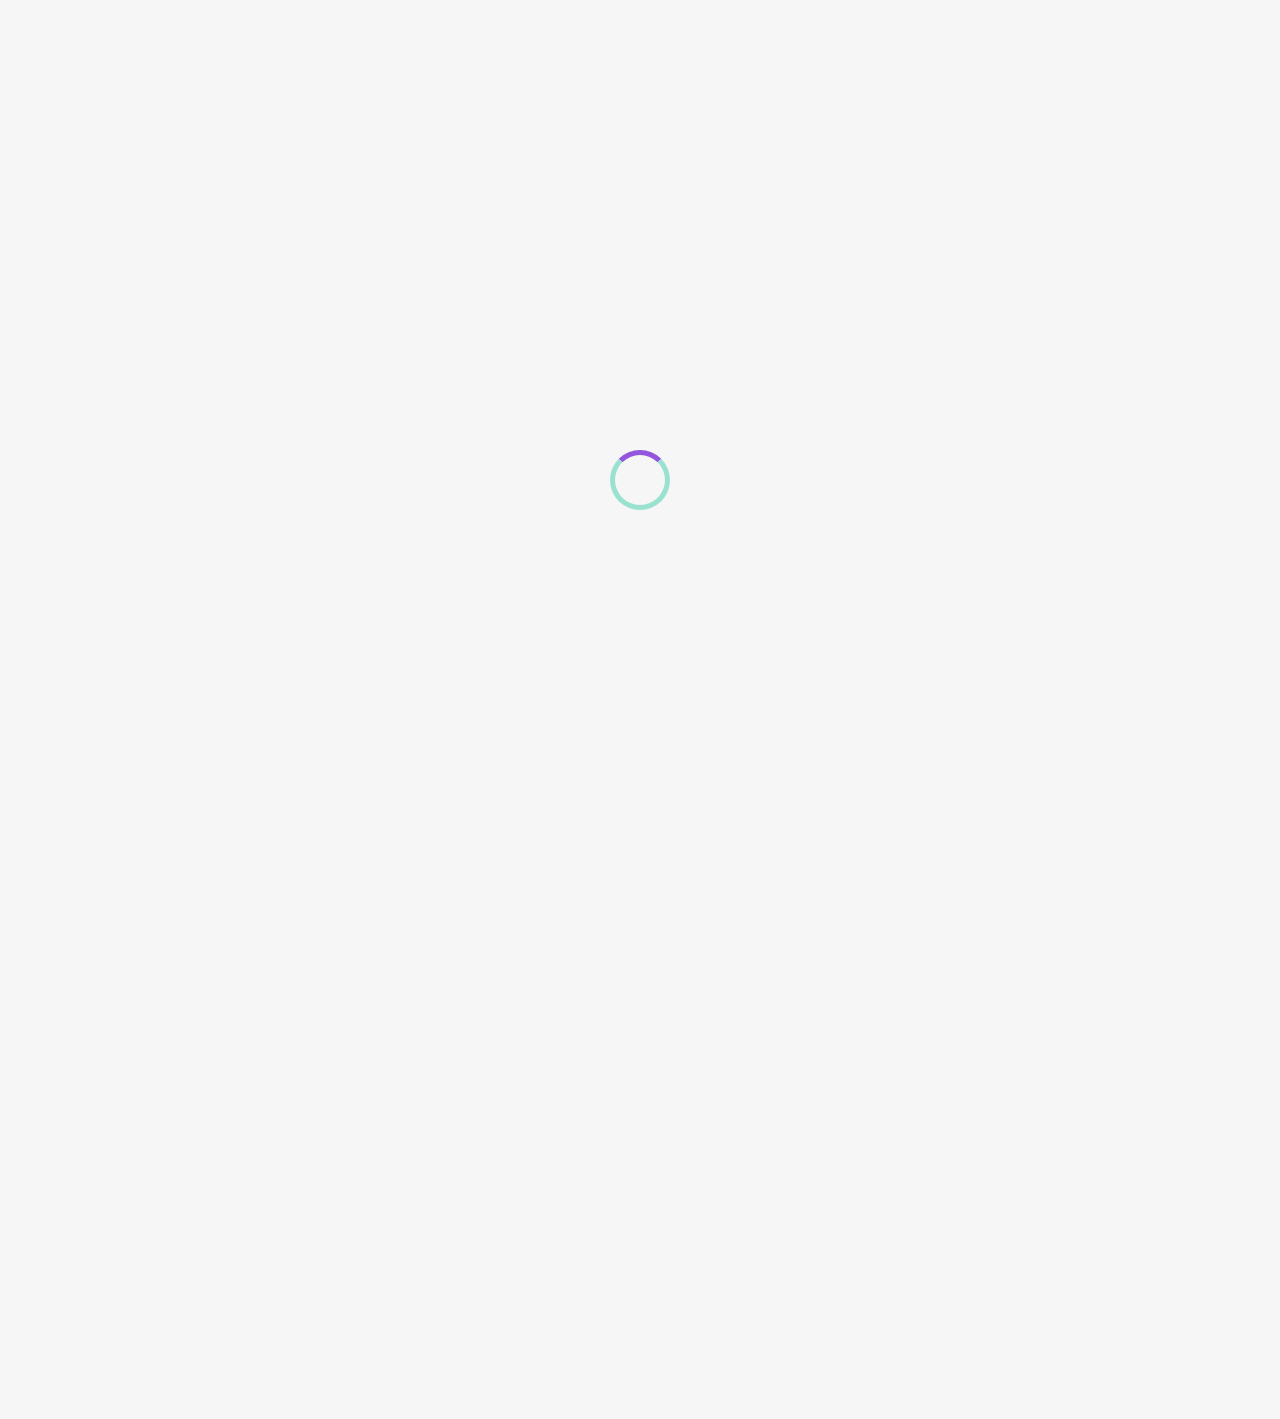
<file: index.html>
<!DOCTYPE html>
<html lang="fr">

<head>
    <meta charset="UTF-8">
    <meta name="viewport" content="width=device-width, initial-scale=1.0">
    <title>OhMyFood !</title>
    <link rel="preconnect" href="https://fonts.googleapis.com">
    <link rel="preconnect" href="https://fonts.gstatic.com" crossorigin>
    <link
        href="https://fonts.googleapis.com/css2?family=Roboto:wght@100;300;400;500;700;900&family=Shrikhand&display=swap"
        rel="stylesheet">
    <link rel="stylesheet" href="https://cdnjs.cloudflare.com/ajax/libs/font-awesome/6.4.0/css/all.min.css">
    <link rel="stylesheet" href="assets/style.css">
</head>

<body>
    <div class="loader">
        <div class="loader-circle"></div>
    </div>

    <header>
        <img class="logo" src="assets/images/logo/ohmyfood@2x.svg" alt="logo ohmyfood">
        <div class="location">
            <i class="fas fa-location-dot"></i>
            <p>
                Paris, Belleville
            </p>
        </div>
    </header>

    <main>
        <section class="hero">
            <h1>Réservez le menu qui vous convient</h1>
            <p>Découvrez des restaurants d’exception, sélectionnés par nos soins.</p>
            <button class="btn-explorer">Explorer nos restaurants</button>
        </section>

        <section class="fonctionnement">
            <h1>Fonctionnement</h1>
            <div class="liste-etapes">
                <div class="etape">
                    <i class="fas fa-mobile-screen-button"></i>
                    <p>Choisissez un restaurant</p>
                    <p class="counter">1</p>
                </div>
                <div class="etape">
                    <i class="fas fa-list"></i>
                    <p>Composez votre menu</p>
                    <p class="counter">2</p>
                </div>
                <div class="etape">
                    <i class="fas fa-store"></i>
                    <p>Dégustez au restaurant</p>
                    <p class="counter">3</p>
                </div>
            </div>
        </section>

        <section class="restaurants">
            <h1>Restaurants</h1>
            <div class="cards-restaurants">
                <div class="card">
                    <a href="restaurants/la-palette-du-gout.html">
                        <img src="./assets/images/restaurants/jay-wennington-N_Y88TWmGwA-unsplash.jpg"
                            alt="Image d'un plat servi au restaurant La Palette du Goût'">
                    </a>
                    <div>
                        <a href="restaurants/la-palette-du-gout.html">
                            <div class="card-content">
                                <h2>La palette du goût</h2>
                                <p>Ménilmontant</p>
                            </div>
                        </a>
                        <button class="btn-like">
                            <span class="empty-heart">
                                <i class="fa-regular fa-heart fa-lg"></i>
                            </span>
                            <span class="full-heart">
                                <i class="fa-solid fa-heart fa-lg"></i>
                            </span>
                        </button>
                        <!-- Au clic, il devra se remplir progressivement. Pour cette première version, l’effet peut apparaître au survol sur desktop au lieu du clic -->
                        <!-- la version light de l'icone heart n'est pas disponible en mode free sur fontawesome -->
                    </div>
                    <p class="tag-nouveau">Nouveau</p>
                    </a>
                </div>
                <div class="card">
                    <a href="restaurants/la-note-enchantee.html">
                        <img src="./assets/images/restaurants/stil-u2Lp8tXIcjw-unsplash.jpg"
                            alt="Image d'un plat servi au restaurant La Note Enchantée">
                    </a>
                    <div>
                        <a href="restaurants/la-note-enchantee.html">
                            <div class="card-content">
                                <h2>La note enchantée</h2>
                                <p>Charonne</p>
                            </div>
                        </a>
                        <button class="btn-like">
                            <span class="empty-heart">
                                <i class="fa-regular fa-heart fa-lg"></i>
                            </span>
                            <span class="full-heart">
                                <i class="fa-solid fa-heart fa-lg"></i>
                            </span>
                        </button>
                    </div>
                    <p class="tag-nouveau">Nouveau</p>
                </div>
                <div class="card">
                    <a href="restaurants/a-la-francaise.html">
                        <img src="./assets/images/restaurants/toa-heftiba-DQKerTsQwi0-unsplash.jpg"
                            alt="Image d'un plat servi au restaurant À la française">
                    </a>
                    <div>
                        <a href="restaurants/a-la-francaise.html">
                            <div class="card-content">
                                <h2>À la française</h2>
                                <p>Cité Rouge</p>
                            </div>
                        </a>
                        <button class="btn-like">
                            <span class="empty-heart">
                                <i class="fa-regular fa-heart fa-lg"></i>
                            </span>
                            <span class="full-heart">
                                <i class="fa-solid fa-heart fa-lg"></i>
                            </span>
                        </button>
                    </div>
                    </a>
                </div>
                <div class="card">
                    <a href="restaurants/la-delice-des-sens.html">
                        <img src="./assets/images/restaurants/louis-hansel-shotsoflouis-qNBGVyOCY8Q-unsplash.jpg"
                            alt="Image d'un plat servi au restaurant La délice de sens">
                    </a>
                    <div>
                        <a href="restaurants/la-delice-des-sens.html">
                            <div class="card-content">
                                <h2>La délice des sens</h2>
                                <p>Folie-Méricourt</p>
                            </div>
                        </a>
                        <button class="btn-like">
                            <span class="empty-heart">
                                <i class="fa-regular fa-heart fa-lg"></i>
                            </span>
                            <span class="full-heart">
                                <i class="fa-solid fa-heart fa-lg"></i>
                            </span>
                        </button>
                    </div>
                    </a>
                </div>
            </div>
        </section>
    </main>

    <footer>
        <div>
            <h2>OhMyFood</h2>
        </div>
        <div class="footer-content">
            <div class="footer-icons">
                <a href="#"><i class="fa-solid fa-utensils"></i>Proposer un restaurant</a>
                <a href="#"><i class="fa-solid fa-handshake-angle"></i>Devenir partenaire</a>
            </div>
            <div class="footer-info">
                <a href="#">Mentions légales</a>
                <a href="mailto:email@example.com">Contact</a>
            </div>
        </div>
    </footer>

</body>

</html>
</file>
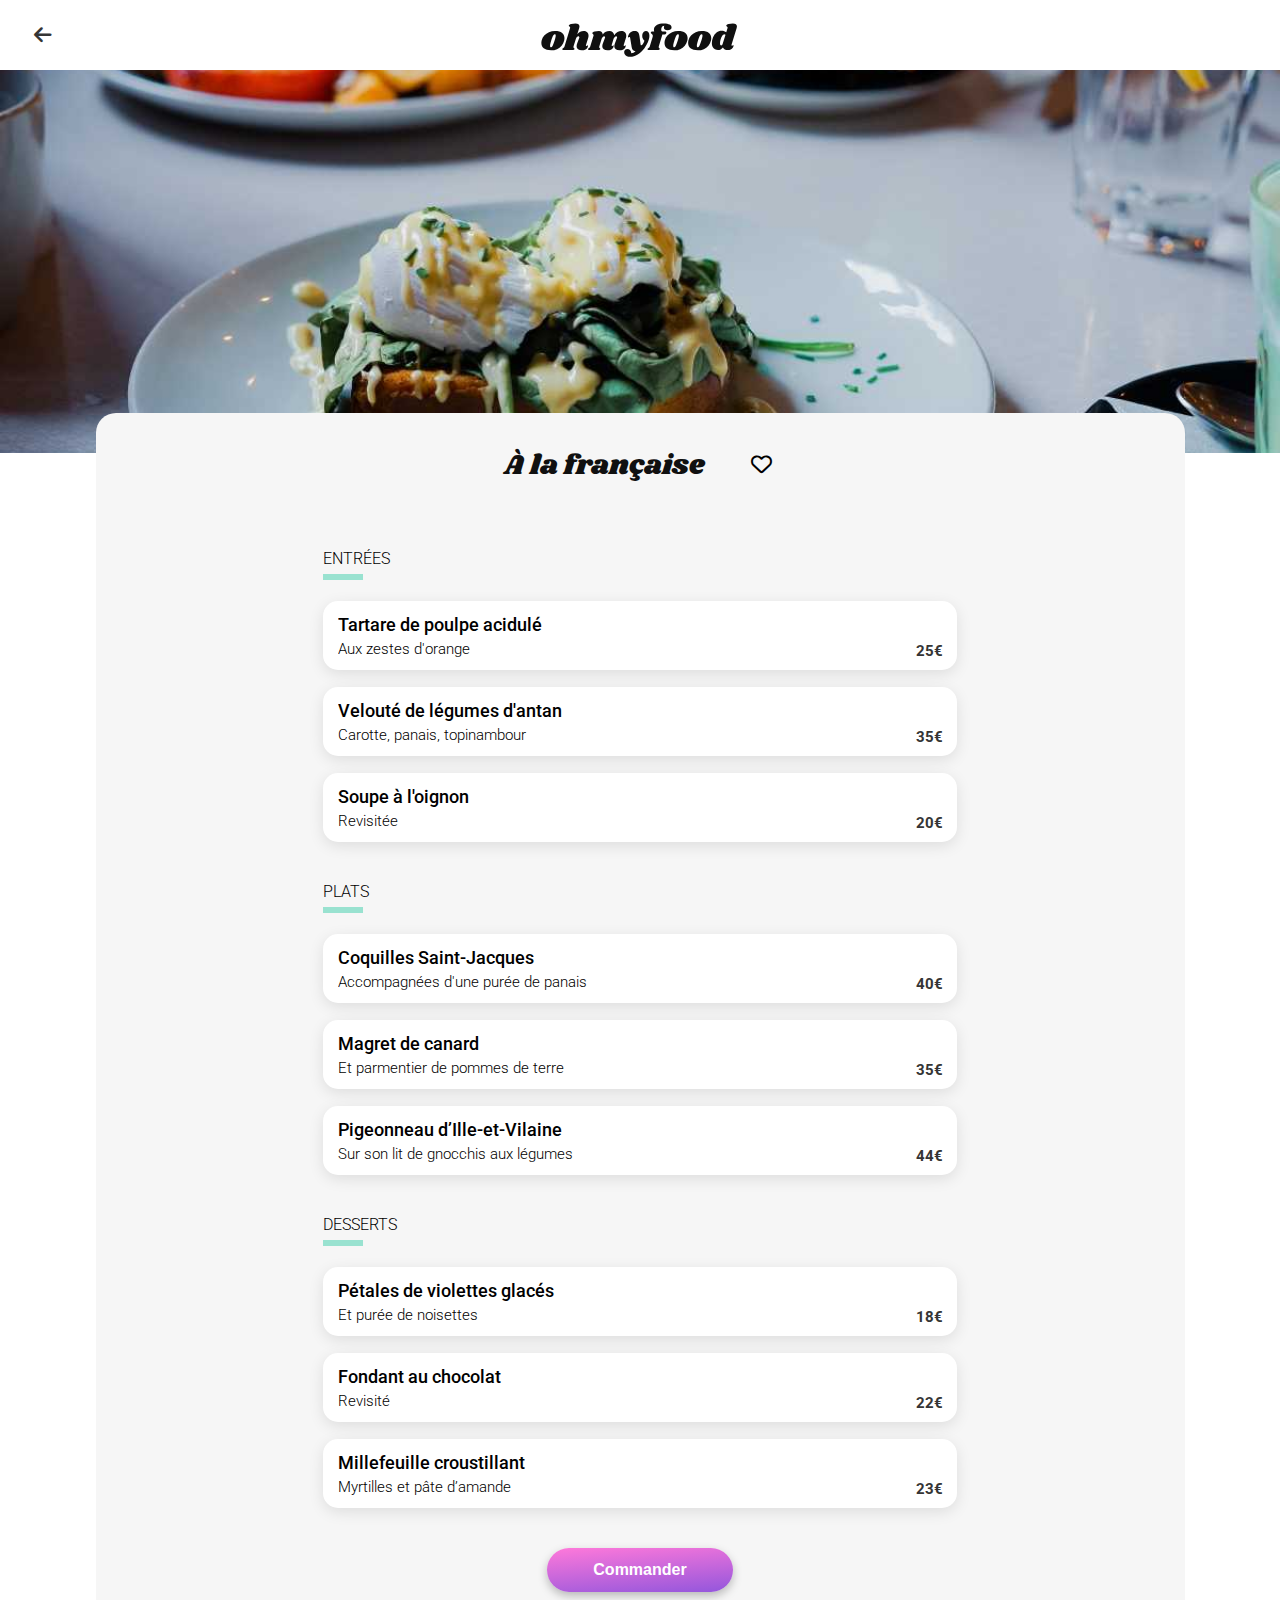
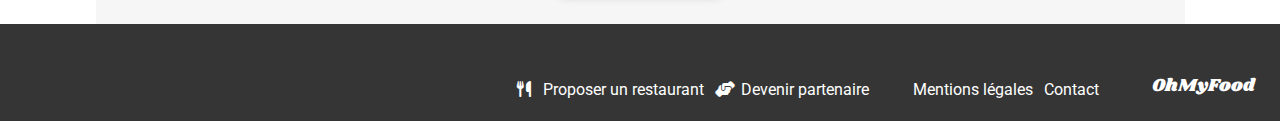
<file: restaurants/a-la-francaise.html>
<!DOCTYPE html>
<html lang="fr">

<head>
    <meta charset="UTF-8">
    <meta name="viewport" content="width=device-width, initial-scale=1.0">
    <title>À la française</title>
    <link rel="preconnect" href="https://fonts.googleapis.com">
    <link rel="preconnect" href="https://fonts.gstatic.com" crossorigin>
    <link
        href="https://fonts.googleapis.com/css2?family=Roboto:wght@100;300;400;500;700;900&family=Shrikhand&display=swap"
        rel="stylesheet">
    <link rel="stylesheet" href="https://cdnjs.cloudflare.com/ajax/libs/font-awesome/6.4.0/css/all.min.css">
    <link rel="stylesheet" href="../assets/style.css">
</head>

<body>
    <header>
        <div class="header-pages">
            <a href="../index.html" class="arrow-left">
                <i class="fa-solid fa-arrow-left fa-lg"></i>
            </a>
            <img class="logo" src="../assets/images/logo/ohmyfood@2x.svg" alt="logo ohmyfood">
        </div>
    </header>

    <main>
        <section class="main-restaurant">
            <div class="hero-restaurant">
                <img src="../assets/images/restaurants/toa-heftiba-DQKerTsQwi0-unsplash.jpg"
                    alt="Image d'un plat servit au restaurant À la française">
            </div>
            <div class="menu-restaurant">
                <div class="menu-title">
                    <h1>À la française</h1>
                    <button class="btn-like">
                        <span class="empty-heart">
                            <i class="fa-regular fa-heart fa-lg"></i>
                        </span>
                        <span class="full-heart">
                            <i class="fa-solid fa-heart fa-lg"></i>
                        </span>
                    </button>
                </div>

                <form method="post">
                    <div class="entree-options">
                        <h3>Entrées</h3>
                        <label class="card-option">
                            <span class="plats">
                                <span class="h4">Tartare de poulpe acidulé</span>
                                <span class="description">Aux zestes d'orange</span>
                            </span>
                            <input type="checkbox" id="entree1" name="entree1" value="entree1">
                            <span class="price-checkbox">
                                <span class="price">25€</span>
                                <span class="icon">
                                    <i class="fas fa-circle-check"></i>
                                </span>
                            </span>
                        </label>
                        <label class="card-option">
                            <span class="plats">
                                <span class="h4">Velouté de légumes d'antan</span>
                                <span class="description">Carotte, panais, topinambour</span>
                            </span>
                            <input type="checkbox" id="entree2" name="entree2" value="entree2">
                            <span class="price-checkbox">
                                <span class="price">35€</span>
                                <span class="icon">
                                    <i class="fas fa-circle-check"></i>
                                </span>
                            </span>
                        </label>
                        <label class="card-option">
                            <span class="plats">
                                <span class="h4">Soupe à l'oignon</span>
                                <span class="description">Revisitée</span>
                            </span>
                            <input type="checkbox" id="entree3" name="entree3" value="entre3">
                            <span class="price-checkbox">
                                <span class="price">20€</span>
                                <span class="icon">
                                    <i class="fas fa-circle-check"></i>
                                </span>
                            </span>
                        </label>
                    </div>

                    <div class="plat-options">
                        <h3>Plats</h3>
                        <label class="card-option">
                            <span class="plats">
                                <span class="h4">Coquilles Saint-Jacques</span>
                                <span class="description">Accompagnées d'une purée de panais</span>
                            </span>
                            <input type="checkbox" id="plat1" name="plat1" value="plat1">
                            <span class="price-checkbox">
                                <span class="price">40€</span>
                                <span class="icon">
                                    <i class="fas fa-circle-check"></i>
                                </span>
                            </span>
                        </label>
                        <label class="card-option">
                            <span class="plats">
                                <span class="h4">Magret de canard</span>
                                <span class="description">Et parmentier de pommes de terre</span>
                            </span>
                            <input type="checkbox" id="plat2" name="plat2" value="plat2">
                            <span class="price-checkbox">
                                <span class="price">35€</span>
                                <span class="icon">
                                    <i class="fas fa-circle-check"></i>
                                </span>
                            </span>
                        </label>
                        <label class="card-option">
                            <span class="plats">
                                <span class="h4">Pigeonneau d’Ille-et-Vilaine</span>
                                <span class="description">Sur son lit de gnocchis aux légumes</span>
                            </span>
                            <input type="checkbox" id="plat3" name="plat3" value="plat3">
                            <span class="price-checkbox">
                                <span class="price">44€</span>
                                <span class="icon">
                                    <i class="fas fa-circle-check"></i>
                                </span>
                            </span>
                        </label>
                    </div>

                    <div class="dessert-options">
                        <h3>Desserts</h3>
                        <label class="card-option">
                            <span class="plats">
                                <span class="h4">Pétales de violettes glacés</span>
                                <span class="description">Et purée de noisettes</span>
                            </span>
                            <input type="checkbox" id="dessert1" name="dessert1" value="dessert1">
                            <span class="price-checkbox">
                                <span class="price">18€</span>
                                <span class="icon">
                                    <i class="fas fa-circle-check"></i>
                                </span>
                            </span>
                        </label>
                        <label class="card-option">
                            <span class="plats">
                                <span class="h4">Fondant au chocolat</span>
                                <span class="description">Revisité</span>
                            </span>
                            <input type="checkbox" id="dessert2" name="dessert2" value="dessert2">
                            <span class="price-checkbox">
                                <span class="price">22€</span>
                                <span class="icon">
                                    <i class="fas fa-circle-check"></i>
                                </span>
                            </span>
                        </label>
                        <label class="card-option">
                            <span class="plats">
                                <span class="h4">
                                    Millefeuille croustillant
                                </span>
                                <span class="description">Myrtilles et pâte d’amande</span>
                            </span>
                            <input type="checkbox" id="dessert3" name="dessert3" value="dessert3">
                            <span class="price-checkbox">
                                <span class="price">23€</span>
                                <span class="icon">
                                    <i class="fas fa-circle-check"></i>
                                </span>
                            </span>
                        </label>
                    </div>
                    <input type="submit" class="btn-commander" value="Commander" >
                </form>
            </div>
        </section>
    </main>

    <footer>
        <div>
            <h2>OhMyFood</h2>
        </div>
        <div class="footer-content">
            <div class="footer-icons">
                <a href="#"><i class="fa-solid fa-utensils"></i>Proposer un restaurant</a>
                <a href="#"><i class="fa-solid fa-handshake-angle"></i>Devenir partenaire</a>
            </div>
            <div class="footer-info">
                <a href="#">Mentions légales</a>
                <a href="mailto:email@example.com">Contact</a>
            </div>
        </div>
    </footer>
</body>

</html>
</file>
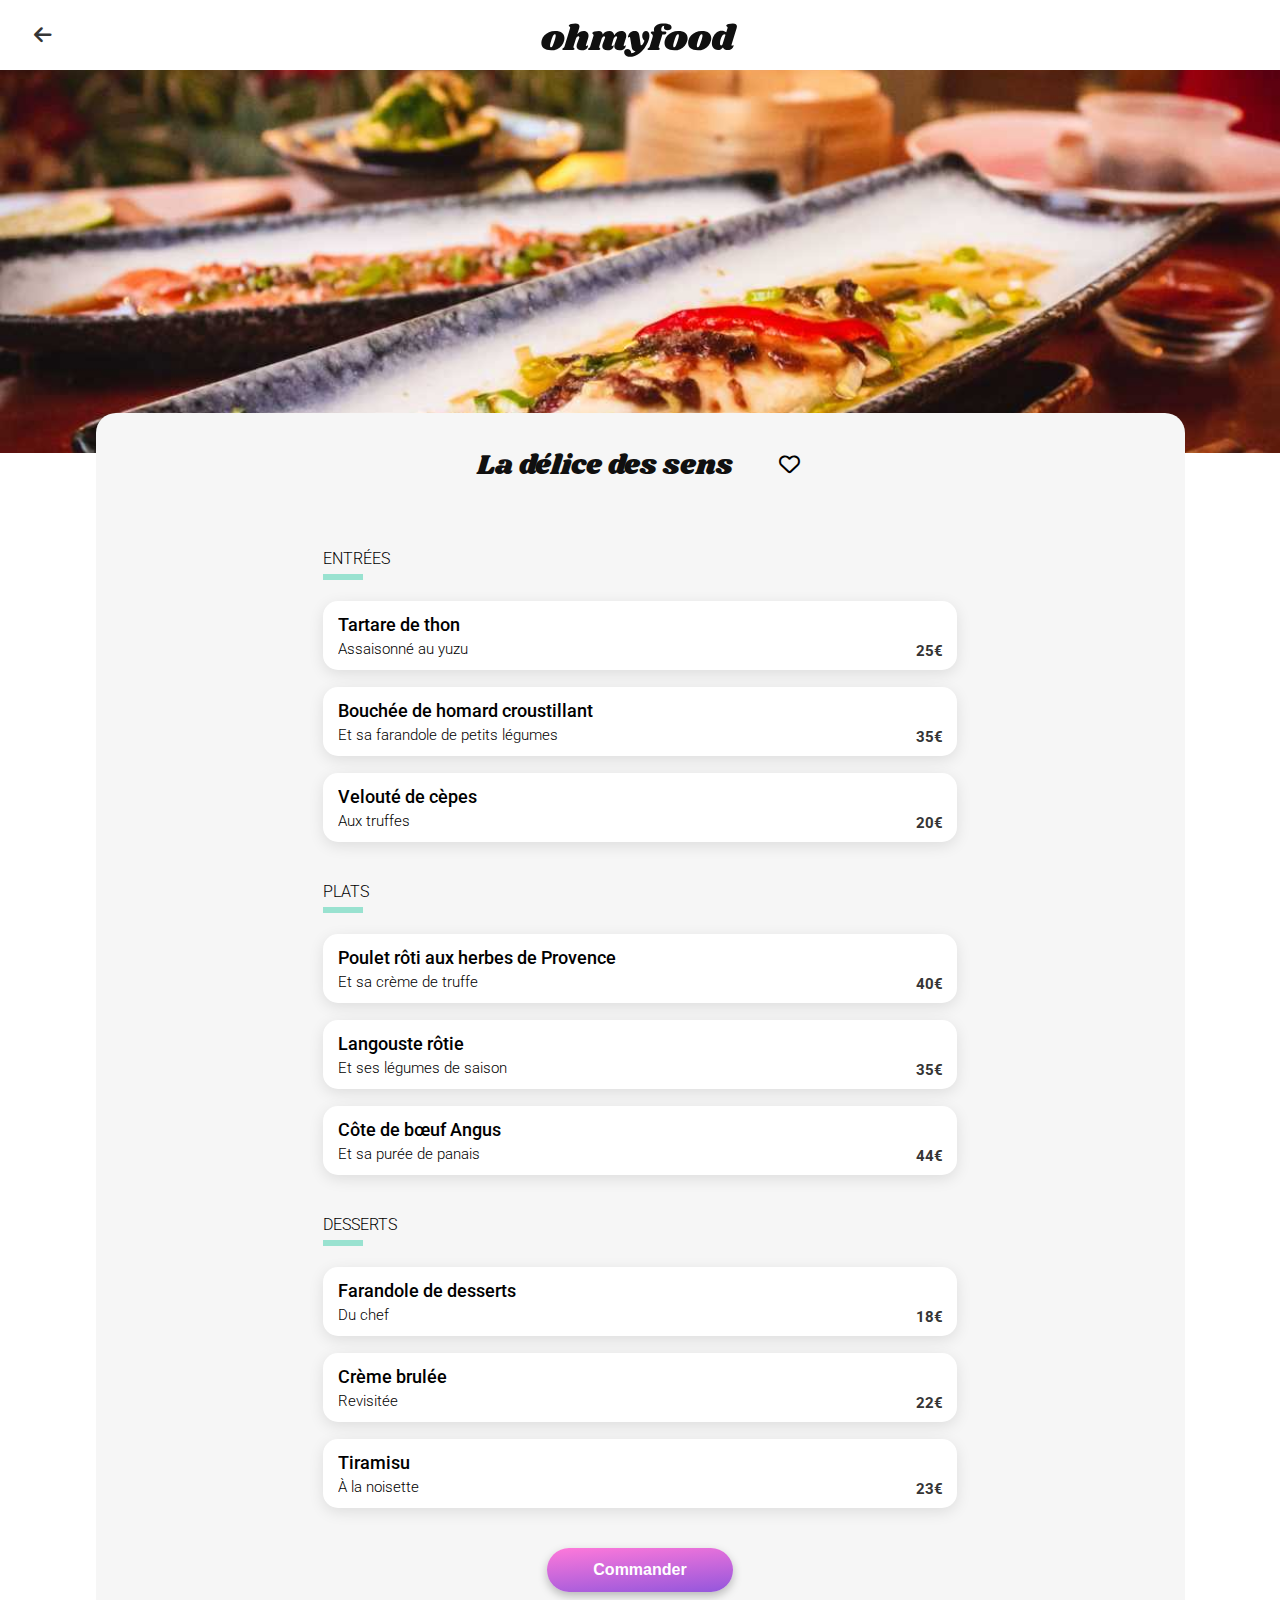
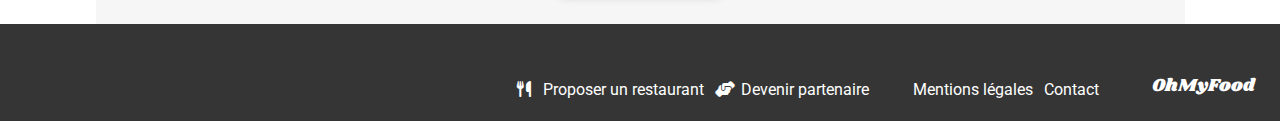
<file: restaurants/la-delice-des-sens.html>
<!DOCTYPE html>
<html lang="fr">

<head>
    <meta charset="UTF-8">
    <meta name="viewport" content="width=device-width, initial-scale=1.0">
    <title>La délice des sens</title>
    <link rel="preconnect" href="https://fonts.googleapis.com">
    <link rel="preconnect" href="https://fonts.gstatic.com" crossorigin>
    <link
        href="https://fonts.googleapis.com/css2?family=Roboto:wght@100;300;400;500;700;900&family=Shrikhand&display=swap"
        rel="stylesheet">
    <link rel="stylesheet" href="https://cdnjs.cloudflare.com/ajax/libs/font-awesome/6.4.0/css/all.min.css">
    <link rel="stylesheet" href="../assets/style.css">
</head>

<body>
    <header>
        <div class="header-pages">
            <a href="../index.html" class="arrow-left">
                <i class="fa-solid fa-arrow-left fa-lg"></i>
            </a>
            <img class="logo" src="../assets/images/logo/ohmyfood@2x.svg" alt="logo ohmyfood">
        </div>
    </header>

    <main>
        <section class="main-restaurant">
            <div class="hero-restaurant">
                <img src="../assets/images/restaurants/louis-hansel-shotsoflouis-qNBGVyOCY8Q-unsplash.jpg"
                    alt="Image d'un plat servit au restaurant La délice des sens">
            </div>
            <div class="menu-restaurant">
                <div class="menu-title">
                    <h1>La délice des sens</h1>
                    <button class="btn-like">
                        <span class="empty-heart">
                            <i class="fa-regular fa-heart fa-lg"></i>
                        </span>
                        <span class="full-heart">
                            <i class="fa-solid fa-heart fa-lg"></i>
                        </span>
                    </button>
                </div>
                <form method="post">
                    <div class="entree-options">
                        <h3>Entrées</h3>
                        <label class="card-option">
                            <span class="plats">
                                <span class="h4">Tartare de thon</span>
                                <span class="description">Assaisonné au yuzu</span>
                            </span>
                            <input type="checkbox" id="entree1" name="entree" value="entree1">
                            <span class="price-checkbox">
                                <span class="price">25€</span>
                                <span class="icon">
                                    <i class="fas fa-circle-check"></i>
                                </span>
                            </span>
                        </label>
                        <label class="card-option">
                            <span class="plats">
                                <span class="h4">Bouchée de homard croustillant</span>
                                <span class="description">Et sa farandole de petits légumes</span>
                            </span>
                            <input type="checkbox" id="entree2" name="entree2" value="entree2">
                            <span class="price-checkbox">
                                <span class="price">35€</span>
                                <span class="icon">
                                    <i class="fas fa-circle-check"></i>
                                </span>
                            </span>
                        </label>
                        <label class="card-option">
                            <span class="plats">
                                <span class="h4">Velouté de cèpes</span>
                                <span class="description">Aux truffes</span>
                            </span>
                            <input type="checkbox" id="entree3" name="entree3" value="entree3">
                            <span class="price-checkbox">
                                <span class="price">20€</span>
                                <span class="icon">
                                    <i class="fas fa-circle-check"></i>
                                </span>
                            </span>
                        </label>
                    </div>

                    <div class="plat-options">
                        <h3>Plats</h3>
                        <label class="card-option">
                            <span class="plats">
                                <span class="h4">Poulet rôti aux herbes de Provence</span>
                                <span class="description">Et sa crème de truffe</span>
                            </span>
                            <input type="checkbox" id="plat1" name="plat1" value="plat1">
                            <span class="price-checkbox">
                                <span class="price">40€</span>
                                <span class="icon">
                                    <i class="fas fa-circle-check"></i>
                                </span>
                            </span>
                        </label>
                        <label class="card-option">
                            <span class="plats">
                                <span class="h4">Langouste rôtie</span>
                                <span class="description">Et ses légumes de saison</span>
                            </span>
                            <input type="checkbox" id="plat2" name="plat2" value="plat2">
                            <span class="price-checkbox">
                                <span class="price">35€</span>
                                <span class="icon">
                                    <i class="fas fa-circle-check"></i>
                                </span>
                            </span>
                        </label>
                        <label class="card-option">
                            <span class="plats">
                                <span class="h4">Côte de bœuf Angus</span>
                                <span class="description">Et sa purée de panais</span>
                            </span>
                            <input type="checkbox" id="plat3" name="plat3" value="plat3">
                            <span class="price-checkbox">
                                <span class="price">44€</span>
                                <span class="icon">
                                    <i class="fas fa-circle-check"></i>
                                </span>
                            </span>
                        </label>
                    </div>

                    <div class="dessert-options">
                        <h3>Desserts</h3>
                        <label class="card-option">
                            <span class="plats">
                                <span class="h4">Farandole de desserts</span>
                                <span class="description">Du chef</span>
                            </span>
                            <input type="checkbox" id="dessert1" name="dessert1" value="dessert1">
                            <span class="price-checkbox">
                                <span class="price">18€</span>
                                <span class="icon">
                                    <i class="fas fa-circle-check"></i>
                                </span>
                            </span>
                        </label>
                        <label class="card-option">
                            <span class="plats">
                                <span class="h4">Crème brulée</span>
                                <span class="description">Revisitée</span>
                            </span>
                            <input type="checkbox" id="dessert2" name="dessert2" value="dessert2">
                            <span class="price-checkbox">
                                <span class="price">22€</span>
                                <span class="icon">
                                    <i class="fas fa-circle-check"></i>
                                </span>
                            </span>
                        </label>
                        <label class="card-option">
                            <span class="plats">
                                <span class="h4">Tiramisu</span>
                                <span class="description">À la noisette</span>
                            </span>
                            <input type="checkbox" id="dessert3" name="dessert3" value="dessert3">
                            <span class="price-checkbox">
                                <span class="price">23€</span>
                                <span class="icon">
                                    <i class="fas fa-circle-check"></i>
                                </span>
                            </span>
                        </label>
                    </div>
                    <input type="submit" class="btn-commander" value="Commander">
                </form>
            </div>
        </section>
    </main>

    <footer>
        <div>
            <h2>OhMyFood</h2>
        </div>
        <div class="footer-content">
            <div class="footer-icons">
                <a href="#"><i class="fa-solid fa-utensils"></i>Proposer un restaurant</a>
                <a href="#"><i class="fa-solid fa-handshake-angle"></i>Devenir partenaire</a>
            </div>
            <div class="footer-info">
                <a href="#">Mentions légales</a>
                <a href="mailto:email@example.com">Contact</a>
            </div>
        </div>
    </footer>
</body>

</html>
</file>
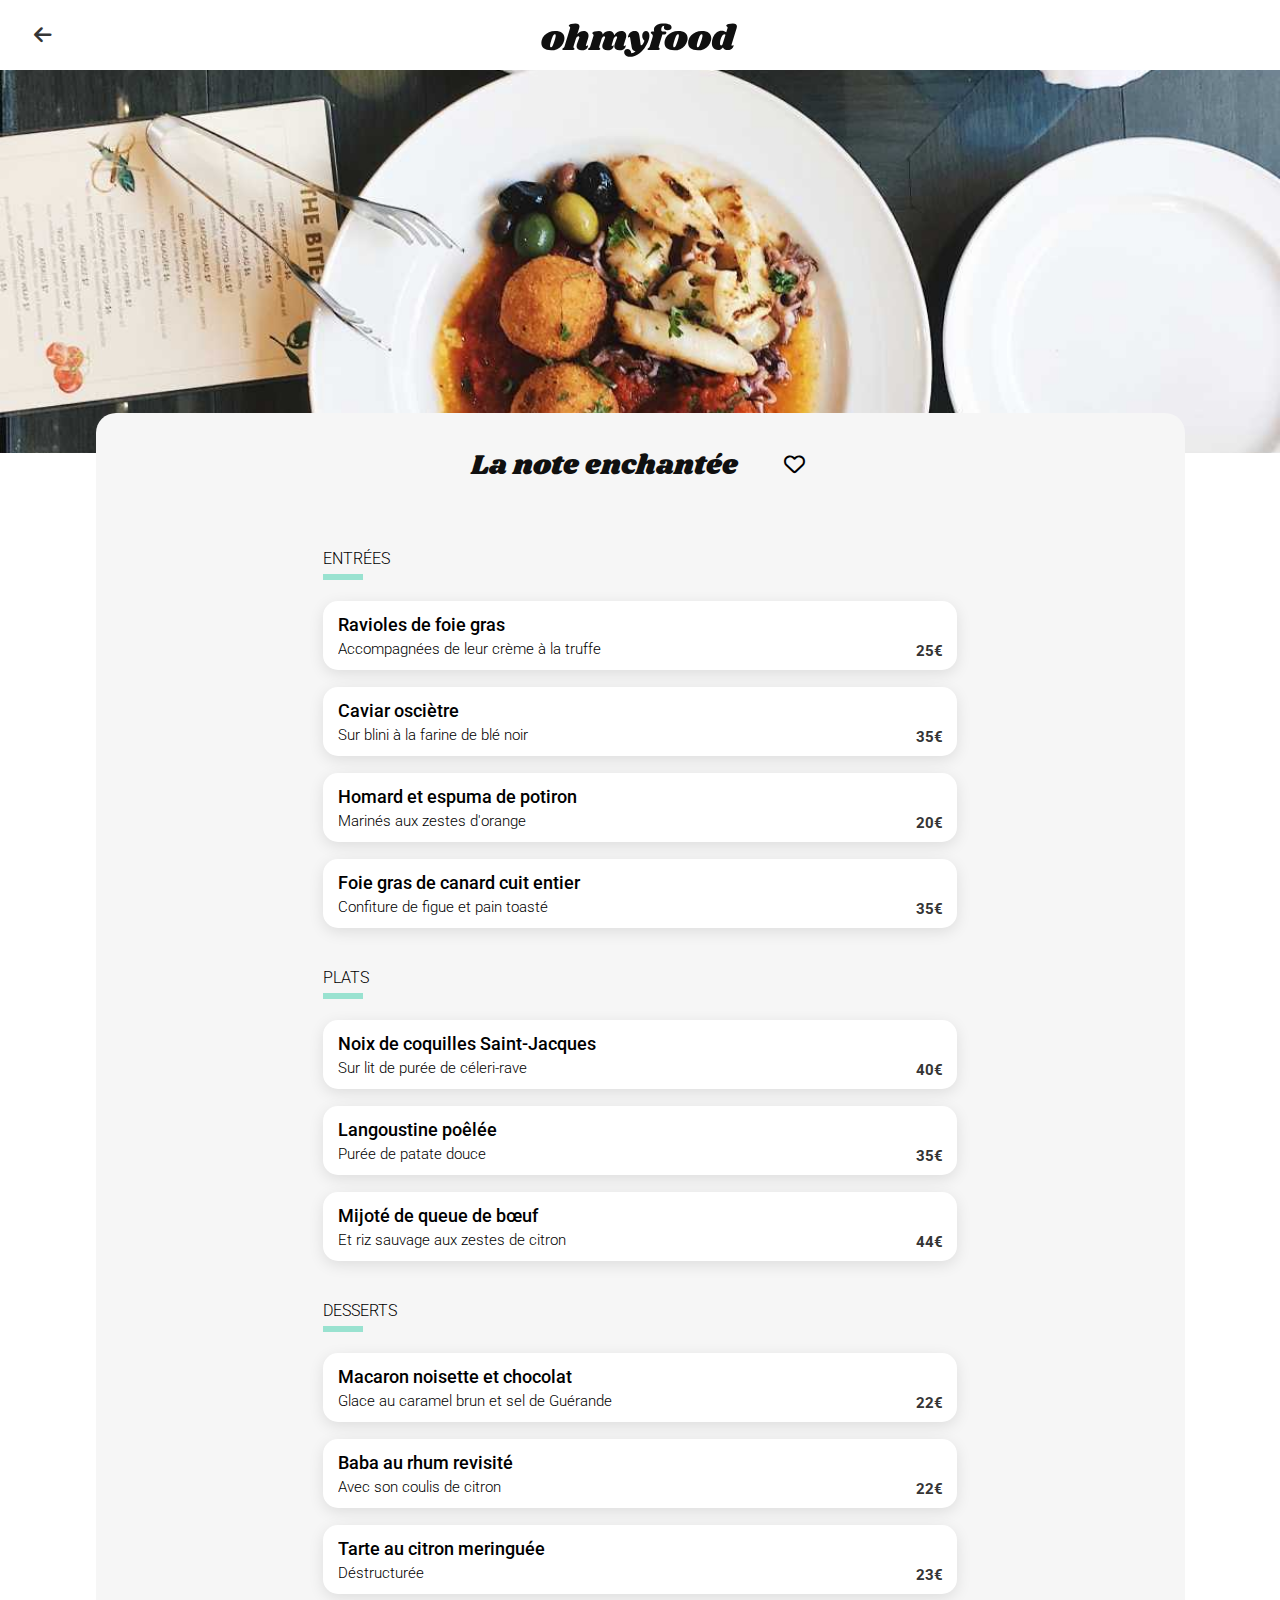
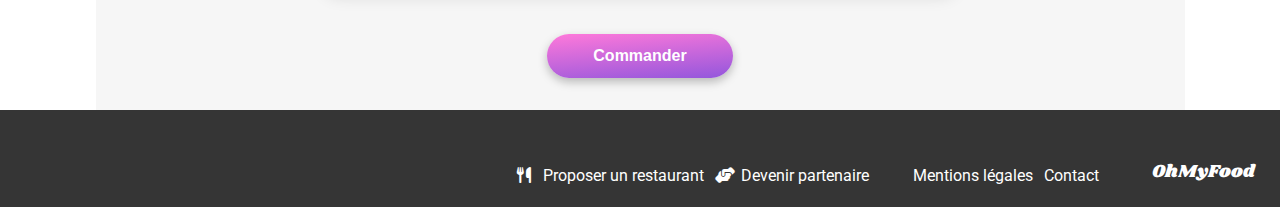
<file: restaurants/la-note-enchantee.html>
<!DOCTYPE html>
<html lang="fr">

<head>
    <meta charset="UTF-8">
    <meta name="viewport" content="width=device-width, initial-scale=1.0">
    <title>La note enchantée</title>
    <link rel="preconnect" href="https://fonts.googleapis.com">
    <link rel="preconnect" href="https://fonts.gstatic.com" crossorigin>
    <link
        href="https://fonts.googleapis.com/css2?family=Roboto:wght@100;300;400;500;700;900&family=Shrikhand&display=swap"
        rel="stylesheet">
    <link rel="stylesheet" href="https://cdnjs.cloudflare.com/ajax/libs/font-awesome/6.4.0/css/all.min.css">
    <link rel="stylesheet" href="../assets/style.css">
</head>

<body>
    <header>
        <div class="header-pages">
            <a href="../index.html" class="arrow-left">
                <i class="fa-solid fa-arrow-left fa-lg"></i>
            </a>
            <img class="logo" src="../assets/images/logo/ohmyfood@2x.svg" alt="logo ohmyfood">
        </div>
    </header>

    <main>
        <section class="main-restaurant">
            <div class="hero-restaurant">
                <img src="../assets/images/restaurants/stil-u2Lp8tXIcjw-unsplash.jpg"
                    alt="Image d'un plat servit au restaurant La note enchantée">
            </div>
            <div class="menu-restaurant">
                <div class="menu-title">
                    <h1>La note enchantée</h1>
                    <button class="btn-like">
                        <span class="empty-heart">
                            <i class="fa-regular fa-heart fa-lg"></i>
                        </span>
                        <span class="full-heart">
                            <i class="fa-solid fa-heart fa-lg"></i>
                        </span>
                    </button>
                </div>
                <form method="post">
                    <div class="entree-options">
                        <h3>Entrées</h3>
                        <label class="card-option">
                            <span class="plats">
                                <span class="h4">
                                    Ravioles de foie gras
                                </span>
                                <span class="description">Accompagnées de leur crème à la truffe</span>
                            </span>
                            <input type="checkbox" id="entree1" name="entree1" value="entree1">
                            <span class="price-checkbox">
                                <span class="price">25€</span>
                                <span class="icon">
                                    <i class="fas fa-circle-check"></i>
                                </span>
                            </span>
                        </label>
                        <label class="card-option">
                            <span class="plats">
                                <span class="h4">
                                    Caviar osciètre
                                </span>
                                <span class="description">Sur blini à la farine de blé noir</span>
                            </span>
                            <input type="checkbox" id="entree2" name="entree2" value="entree2">
                            <span class="price-checkbox">
                                <span class="price">35€</span>
                                <span class="icon">
                                    <i class="fas fa-circle-check"></i>
                                </span>
                            </span>
                        </label>
                        <label class="card-option">
                            <span class="plats">
                                <span class="h4">
                                    Homard et espuma de potiron
                                </span>
                                <span class="description">Marinés aux zestes d'orange</span>
                            </span>
                            <input type="checkbox" id="entree3" name="entree3" value="entree3">
                            <span class="price-checkbox">
                                <span class="price">20€</span>
                                <span class="icon">
                                    <i class="fas fa-circle-check"></i>
                                </span>
                            </span>
                        </label>
                        <label class="card-option">
                            <span class="plats">
                                <span class="h4">
                                    Foie gras de canard cuit entier
                                </span>
                                <span class="description">Confiture de figue et pain toasté</span>
                            </span>
                            <input type="checkbox" id="entree4" name="entree4" value="entree4">
                            <span class="price-checkbox">
                                <span class="price">35€</span>
                                <span class="icon">
                                    <i class="fas fa-circle-check"></i>
                                </span>
                            </span>
                        </label>
                    </div>

                    <div class="plat-options">
                        <h3>Plats</h3>
                        <label class="card-option">
                            <span class="plats">
                                <span class="h4">Noix de coquilles Saint-Jacques</span>
                                <span class="description">Sur lit de purée de céleri-rave</span>
                            </span>
                            <input type="checkbox" id="plat1" name="plat1" value="plat1">
                            <span class="price-checkbox">
                                <span class="price">40€</span>
                                <span class="icon">
                                    <i class="fas fa-circle-check"></i>
                                </span>
                            </span>
                        </label>
                        <label class="card-option">
                            <span class="plats">
                                <span class="h4">Langoustine poêlée</span>
                                <span class="description">Purée de patate douce</span>
                            </span>
                            <input type="checkbox" id="plat2" name="plat2" value="plat2">
                            <span class="price-checkbox">
                                <span class="price">35€</span>
                                <span class="icon">
                                    <i class="fas fa-circle-check"></i>
                                </span>
                            </span>
                        </label>
                        <label class="card-option">
                            <span class="plats">
                                <span class="h4">Mijoté de queue de bœuf</span>
                                <span class="description">Et riz sauvage aux zestes de citron</span>
                            </span>
                            <input type="checkbox" id="plat3" name="plat3" value="plat3">
                            <span class="price-checkbox">
                                <span class="price">44€</span>
                                <span class="icon">
                                    <i class="fas fa-circle-check"></i>
                                </span>
                            </span>
                        </label>
                    </div>

                    <div class="dessert-options">
                        <h3>Desserts</h3>
                        <label class="card-option">
                            <span class="plats">
                                <span class="h4">Macaron noisette et chocolat</span>
                                <span class="description">Glace au caramel brun et sel de Guérande</span>
                            </span>
                            <input type="checkbox" id="dessert1" name="dessert1" value="dessert1">
                            <span class="price-checkbox">
                                <span class="price">22€</span>
                                <span class="icon">
                                    <i class="fas fa-circle-check"></i>
                                </span>
                            </span>
                        </label>
                        <label class="card-option">
                            <span class="plats">
                                <span class="h4">Baba au rhum revisité</span>
                                <span class="description">Avec son coulis de citron</span>
                            </span>
                            <input type="checkbox" id="dessert2" name="dessert2" value="dessert2">
                            <span class="price-checkbox">
                                <span class="price">22€</span>
                                <span class="icon">
                                    <i class="fas fa-circle-check"></i>
                                </span>
                            </span>
                        </label>
                        <label class="card-option">
                            <span class="plats">
                                <span class="h4">Tarte au citron meringuée</span>
                                <span class="description">Déstructurée</span>
                            </span>
                            <input type="checkbox" id="dessert3" name="dessert3" value="dessert3">
                            <span class="price-checkbox">
                                <span class="price">23€</span>
                                <span class="icon">
                                    <i class="fas fa-circle-check"></i>
                                </span>
                            </span>
                        </label>
                    </div>
                    <input type="submit" class="btn-commander" value="Commander">
                </form>
            </div>
        </section>
    </main>

    <footer>

        <div>
            <h2>OhMyFood</h2>
        </div>
        <div class="footer-content">
            <div class="footer-icons">
                <a href="#"><i class="fa-solid fa-utensils"></i>Proposer un restaurant</a>
                <a href="#"><i class="fa-solid fa-handshake-angle"></i>Devenir partenaire</a>
            </div>
            <div class="footer-info">
                <a href="#">Mentions légales</a>
                <a href="mailto:email@example.com">Contact</a>
            </div>
        </div>
    </footer>
</body>

</html>
</file>
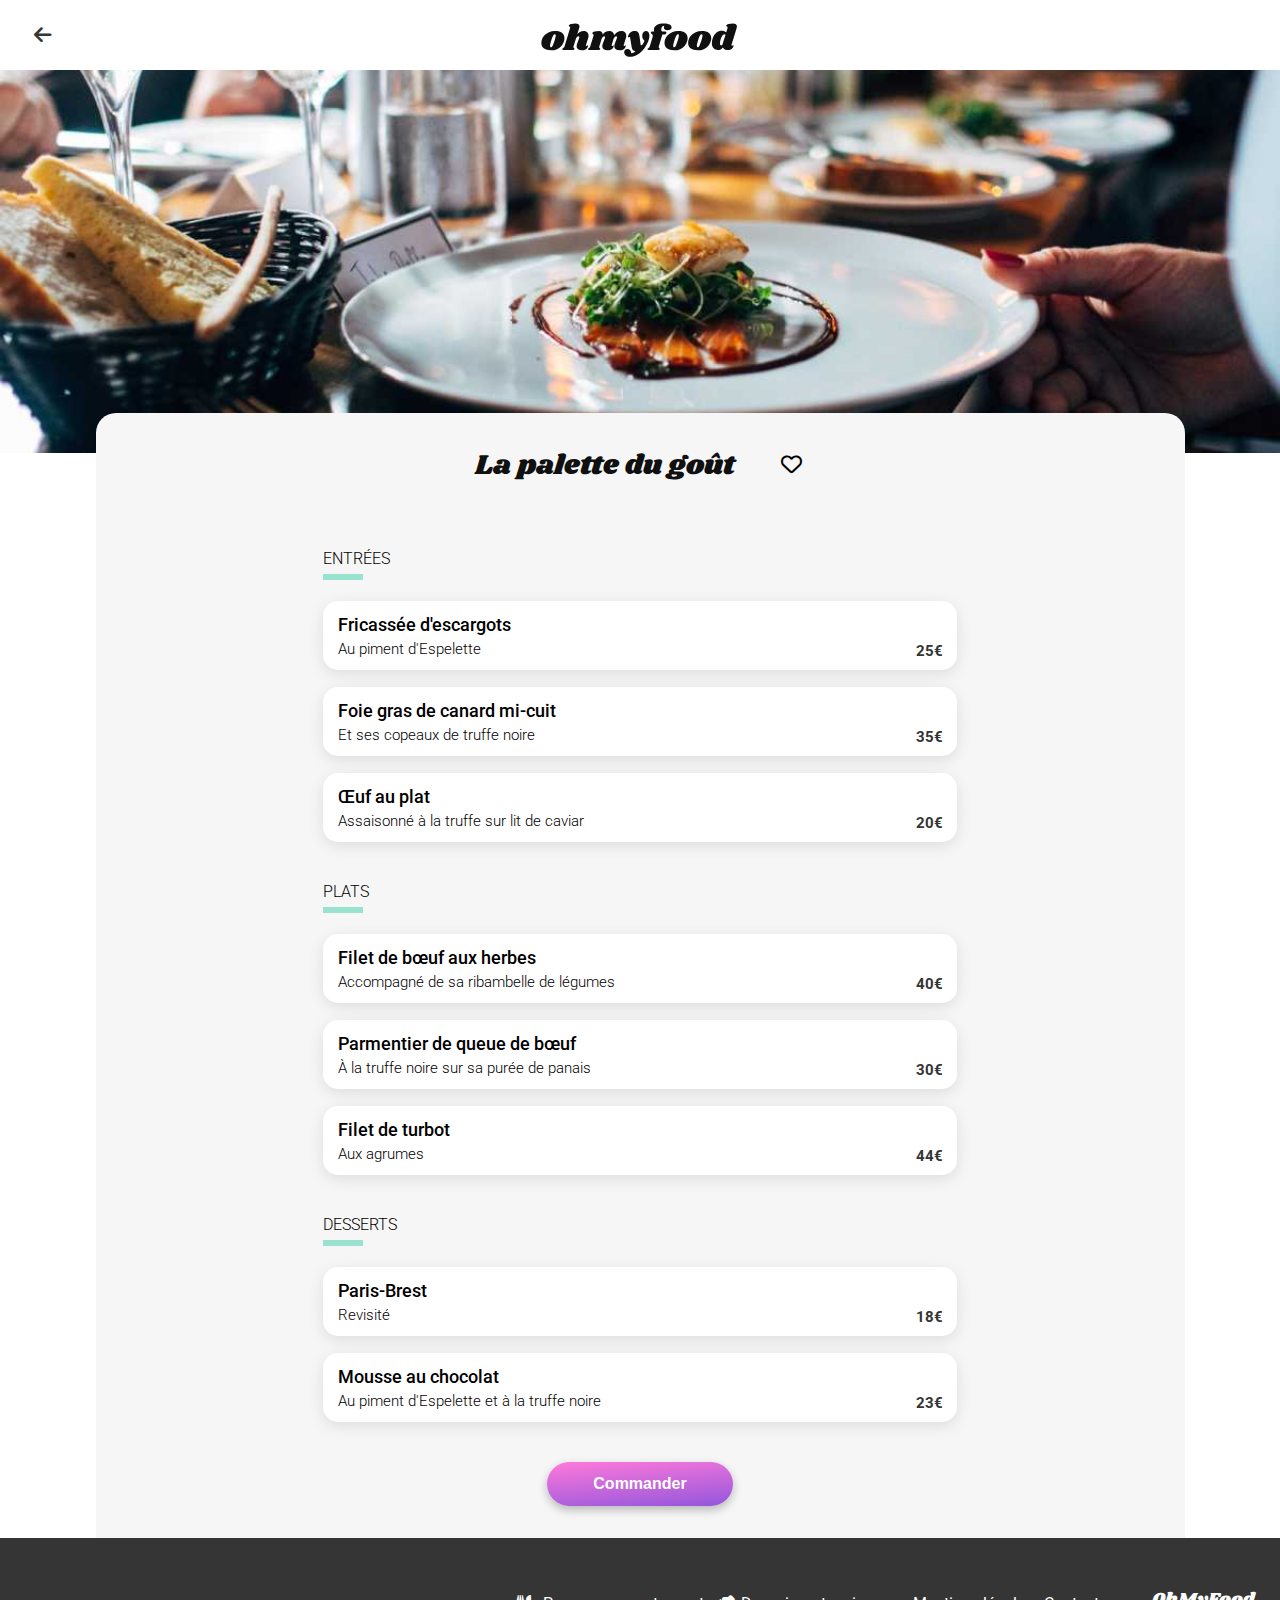
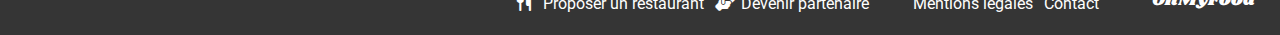
<file: restaurants/la-palette-du-gout.html>
<!DOCTYPE html>
<html lang="fr">

<head>
    <meta charset="UTF-8">
    <meta name="viewport" content="width=device-width, initial-scale=1.0">
    <title>La Palette du goût</title>
    <link rel="preconnect" href="https://fonts.googleapis.com">
    <link rel="preconnect" href="https://fonts.gstatic.com" crossorigin>
    <link
        href="https://fonts.googleapis.com/css2?family=Roboto:wght@100;300;400;500;700;900&family=Shrikhand&display=swap"
        rel="stylesheet">
    <link rel="stylesheet" href="https://cdnjs.cloudflare.com/ajax/libs/font-awesome/6.4.0/css/all.min.css">
    <link rel="stylesheet" href="../assets/style.css">
</head>

<body>
    <header>
        <div class="header-pages">
            <a href="../index.html" class="arrow-left">
                <i class="fa-solid fa-arrow-left fa-lg"></i>
            </a>
            <img class="logo" src="../assets/images/logo/ohmyfood@2x.svg" alt="logo ohmyfood">
        </div>
    </header>

    <main>
        <section class="main-restaurant">
            <div class="hero-restaurant">
                <img src="../assets/images/restaurants/jay-wennington-N_Y88TWmGwA-unsplash.jpg"
                    alt="Image d'un plat servit au restaurant La Palette du Goût">
            </div>
            <div class="menu-restaurant">
                <div class="menu-title">
                    <h1>La palette du goût</h1>
                    <button class="btn-like">
                        <span class="empty-heart">
                            <i class="fa-regular fa-heart fa-lg"></i>
                        </span>
                        <span class="full-heart">
                            <i class="fa-solid fa-heart fa-lg"></i>
                        </span>
                    </button>
                </div>

                <form method="post">
                    <div class="entree-options">
                        <h3>Entrées</h3>
                        <label class="card-option">
                            <span class="plats">
                                <span class="h4">Fricassée d'escargots</span>
                                <span class="description">Au piment d'Espelette</span>
                                </span>
                            <input type="checkbox" id="entree1" name="entree1" value="entree1">
                            <span class="price-checkbox">
                                <span class="price">25€</span>
                                <span class="icon">
                                    <i class="fas fa-circle-check"></i>
                                </span>
                            </span>
                        </label>
                        <label class="card-option">
                            <span class="plats">
                                <span class="h4">Foie gras de canard mi-cuit</span>
                                <span class="description">Et ses copeaux de truffe noire</span>
                            </span>
                            <input type="checkbox" id="entree2" name="entree2" value="entree2">
                            <span class="price-checkbox">
                                <span class="price">35€</span>
                                <span class="icon">
                                    <i class="fas fa-circle-check"></i>
                                </span>
                            </span>
                        </label>
                        <label class="card-option">
                            <span class="plats">
                                <span class="h4">Œuf au plat</span>
                                <span class="description">Assaisonné à la truffe sur lit de caviar</span>
                            </span>
                            <input type="checkbox" id="entree3" name="entree3" value="entree3">
                            <span class="price-checkbox">
                                <span class="price">20€</span>
                                <span class="icon">
                                    <i class="fas fa-circle-check"></i>
                                </span>
                            </span>
                        </label>
                    </div>

                    <div class="plat-options">
                        <h3>Plats</h3>
                        <label class="card-option">
                            <span class="plats">
                                <span class="h4">Filet de bœuf aux herbes</span>
                                <span class="description">Accompagné de sa ribambelle de légumes</span>
                                </span>
                            <input type="checkbox" id="plat1" name="plat1" value="plat1">
                            <span class="price-checkbox">
                                <span class="price">40€</span>
                                <span class="icon">
                                    <i class="fas fa-circle-check"></i>
                                </span>
                            </span>
                        </label>
                        <label class="card-option">
                            <span class="plats">
                                <span class="h4">Parmentier de queue de bœuf</span>
                                <span class="description">À la truffe noire sur sa purée de panais</span>
                            </span>
                            <input type="checkbox" id="plat2" name="plat2" value="plat2">
                            <span class="price-checkbox">
                                <span class="price">30€</span>
                                <span class="icon">
                                    <i class="fas fa-circle-check"></i>
                                </span>
                            </span>
                        </label>
                        <label class="card-option">
                            <span class="plats">
                                <span class="h4">Filet de turbot</span>
                                <span class="description">Aux agrumes</span>
                            </span>
                            <input type="checkbox" id="plat3" name="plat3" value="plat3">
                            <span class="price-checkbox">
                                <span class="price">44€</span>
                                <span class="icon">
                                    <i class="fas fa-circle-check"></i>
                                </span>
                            </span>
                        </label>
                    </div>

                    <div class="dessert-options">
                        <h3>Desserts</h3>
                        <label class="card-option">
                            <span class="plats">
                                <span class="h4">Paris-Brest</span>
                                <span class="description">Revisité</span>
                            </span>
                            <input type="checkbox" id="dessert1" name="dessert1" value="dessert1">
                            <span class="price-checkbox">
                                <span class="price">18€</span>
                                <span class="icon">
                                    <i class="fas fa-circle-check"></i>
                                </span>
                            </span>
                        </label>
                        <label class="card-option">
                            <span class="plats">
                                <span class="h4">Mousse au chocolat</span>
                                <span class="description">Au piment d'Espelette et à la truffe noire</span>
                            </span>
                            <input type="checkbox" id="dessert2" name="dessert2" value="dessert2">
                            <span class="price-checkbox">
                                <span class="price">23€</span>
                                <span class="icon">
                                    <i class="fas fa-circle-check"></i>
                                </span>
                            </span>
                        </label>
                    </div>
                    <input type="submit" class="btn-commander" value="Commander" >
                </form>

            </div>
        </section>
    </main>

    <footer>
        <div>
            <h2>OhMyFood</h2>
        </div>
        <div class="footer-content">
            <div class="footer-icons">
                <a href="#"><i class="fa-solid fa-utensils"></i>Proposer un restaurant</a>
                <a href="#"><i class="fa-solid fa-handshake-angle"></i>Devenir partenaire</a>
            </div>
            <div class="footer-info">
                <a href="#">Mentions légales</a>
                <a href="mailto:email@example.com">Contact</a>
            </div>
        </div>
    </footer>
</body>

</html>
</file>
<file: assets/style.css>
@charset "UTF-8";
body {
  position: absolute;
  left: 0;
  right: 0;
  margin: 0;
  font-family: "Roboto", sans-serif;
  color: #000;
  font-style: normal;
  line-height: normal;
  overflow-x: hidden;
}

h1 {
  margin: 0;
}

h2 {
  font-size: 1.125rem;
  font-weight: 700;
  margin: 0;
}

h3 {
  font-size: 1rem;
  font-weight: 300;
  text-transform: uppercase;
  position: relative;
  margin-top: 23px;
}
h3::after {
  content: "";
  position: absolute;
  top: 25px;
  left: 0px;
  width: 40px;
  height: 6px;
  background-color: #99e2d0;
}

.h4 {
  margin: 0;
  font-size: 1.125rem;
  font-weight: 500;
  overflow: hidden;
  text-overflow: ellipsis;
  white-space: nowrap;
  width: calc(125% - 80px);
}

p {
  font-size: 1rem;
  font-weight: 500;
  color: #353535;
}

header {
  display: flex;
  flex-direction: column;
  justify-content: center;
  align-items: center;
}
header .logo {
  max-width: 375px;
  max-height: 63px;
  margin: 23px 89px 13px 89px;
  padding-left: 16px;
  padding-right: 19px;
}
header .location {
  display: flex;
  flex-direction: row;
  justify-content: center;
  align-items: center;
  width: 100%;
  height: 50px;
  gap: 17px;
  color: #353535;
  background-color: #eaeaea;
  box-shadow: rgba(0, 0, 0, 0.06) 0px 5px 5px 0px inset;
}
header .location i {
  width: 12px;
  height: 16px;
}

/* élément header pour les pages des restaurants*/
.header-pages {
  display: flex;
  flex-direction: row;
  justify-content: space-between;
  align-items: center;
  max-width: 320px;
  gap: 40px;
}
.header-pages .arrow-left {
  padding: 0;
  border: none;
  background: none;
  color: #353535;
  margin-left: 17px;
  position: absolute;
  margin-right: 0px;
  left: 17px;
}
.header-pages .logo {
  position: relative;
  display: flex;
  justify-content: center;
  max-width: 375px;
  max-height: 63px;
  margin: 23px 0 13px 0;
  padding-left: 16px;
  padding-right: 19px;
}

.hero {
  display: flex;
  flex-direction: column;
  justify-content: center;
  align-items: center;
  text-align: center;
  padding-top: 39px;
  padding-bottom: 39px;
  padding-left: 34px;
  padding-right: 26px;
  background: #f6f6f6;
}
.hero p {
  font-size: 1.125rem;
  font-weight: 300;
  margin-top: 18px;
  margin-bottom: 27px;
}

.hero-restaurant {
  display: flex;
}
.hero-restaurant img {
  width: 100vw;
  max-height: 275px;
  object-fit: cover;
}
@media (min-width: 1024px) {
  .hero-restaurant img {
    max-height: 383px;
  }
}

.fonctionnement {
  padding: 50px 20px;
}
@media (min-width: 1024px) {
  .fonctionnement {
    padding-left: 180px;
    padding-right: 180px;
  }
}
.fonctionnement .liste-etapes {
  display: flex;
  flex-direction: column;
  gap: 25px;
  margin-left: 12.5px;
}
@media (min-width: 1024px) {
  .fonctionnement .liste-etapes {
    display: grid;
    grid-template-columns: 1fr 1fr 1fr;
    column-gap: 25px;
  }
}
.fonctionnement h1 {
  margin-bottom: 30px;
}
.fonctionnement .etape {
  display: flex;
  align-items: center;
  justify-content: flex-start;
  position: relative;
  padding-left: 34.5px;
  padding-right: 35px;
  gap: 27px;
  height: 72.4px;
  max-width: 100%;
  background: #f6f6f6;
  border-radius: 20px;
  box-shadow: 0px 4px 15px 0px rgba(0, 0, 0, 0.15);
}
.fonctionnement .etape .fa-mobile-screen-button,
.fonctionnement .etape .fa-list {
  color: #7e7e7e;
}
.fonctionnement .etape .fa-store {
  color: #9356dc;
}
.fonctionnement .etape .counter {
  position: absolute;
  left: -10px;
  border-radius: 12px;
  width: 24px;
  height: 24px;
  display: flex;
  justify-content: center;
  align-items: center;
  background: #9356dc;
  color: #ffffff;
  font-size: 0.88rem;
}

.restaurants {
  display: flex;
  flex-direction: column;
  gap: 18px;
  padding: 60px 20px;
  background: #f6f6f6;
}
@media (min-width: 1024px) {
  .restaurants {
    padding-left: 180px;
    padding-right: 180px;
  }
}
.restaurants .cards-restaurants {
  display: flex;
  flex-direction: column;
  gap: 18px;
}
@media (min-width: 1024px) {
  .restaurants .cards-restaurants {
    display: grid;
    grid-template-columns: 1fr 1fr;
    column-gap: 100px;
    row-gap: 50px;
  }
}
.restaurants .card {
  position: relative;
  border-radius: 15px;
  background-color: #ffffff;
}
.restaurants .card a {
  text-decoration: none;
  color: #000;
}
.restaurants .card a img {
  width: 100%;
  height: 174px;
  object-fit: cover;
  border-radius: 15px 15px 0 0;
  margin-bottom: 19px;
}
.restaurants .card div {
  display: flex;
  justify-content: space-between;
  align-items: baseline;
  padding-left: 13px;
  padding-right: 13px;
}
.restaurants .card div a {
  width: 100%;
}
.restaurants .card .card-content {
  flex-direction: column;
  padding: 0;
}
.restaurants .card .card-content p {
  font-size: 1.0625rem;
  font-weight: 300;
  color: #000;
  margin-top: 5px;
  margin-bottom: 12px;
}

.tag-nouveau {
  width: 62px;
  height: 16px;
  margin: 0;
  padding: 7px 9px 9px 6px;
  border-radius: 2px;
  position: absolute;
  bottom: 216px;
  right: 10px;
  color: #008766;
  background-color: #99e2d0;
  box-shadow: 0px 2px 4px 0px rgba(0, 0, 0, 0.15);
}

.main-restaurant {
  background: #f6f6f6;
}
@media (min-width: 1024px) {
  .main-restaurant {
    display: flex;
    flex-direction: column;
    align-items: center;
    background: #ffffff;
  }
}

.menu-restaurant {
  display: flex;
  flex-direction: column;
  gap: 40px;
  background-color: #f6f6f6;
  padding: 32px 17px 32px 17px;
  border-radius: 20px 20px 0 0;
  margin-top: -40px;
  position: relative;
}
@media (min-width: 1024px) {
  .menu-restaurant {
    width: 1089px;
    padding: 32px 0 32px 0;
    align-items: center;
  }
}
.menu-restaurant .menu-title {
  display: flex;
  justify-content: left;
  gap: 33px;
}
.menu-restaurant .menu-title h1 {
  color: #101010;
  font-family: Shrikhand;
  font-size: 1.75rem;
  font-weight: 400;
}
.menu-restaurant form {
  display: flex;
  flex-direction: column;
  gap: 17px;
}
.menu-restaurant form label {
  white-space: nowrap;
}
.menu-restaurant form .entree-options,
.menu-restaurant form .plat-options,
.menu-restaurant form .dessert-options {
  display: flex;
  flex-direction: column;
  gap: 17px;
}
@media (min-width: 1024px) {
  .menu-restaurant form .entree-options,
  .menu-restaurant form .plat-options,
  .menu-restaurant form .dessert-options {
    width: 634px;
  }
}
.menu-restaurant form .entree-options {
  animation: fadein 1000ms;
}
@keyframes fadein {
  from {
    opacity: 0;
  }
  to {
    opacity: 1;
  }
}
.menu-restaurant form .plat-options {
  animation: fadein 2500ms;
}
.menu-restaurant form .dessert-options {
  animation: fadein 4000ms;
}
.menu-restaurant .card-option {
  display: flex;
  justify-content: space-between;
  align-items: center;
  border: none;
  padding: 0;
  height: 69px;
  width: 100%;
  background-color: #ffffff;
  border-radius: 15px;
  box-shadow: 0px 4.0114941597px 15.0431032181px 0px rgba(0, 0, 0, 0.1);
  overflow: hidden;
  cursor: pointer;
}
@media (min-width: 1024px) {
  .menu-restaurant .card-option:hover .price-checkbox {
    /* SIMULATION D'ANIMATION DES CARDS AVEC LA SELECTION DU CHECKBOX : LE HOVER SUR LE .card-option déplace le .price-checkbox vers la gauche */
    transform: translateX(0);
  }
}
.menu-restaurant .card-option .plats {
  display: flex;
  flex-direction: column;
  align-items: flex-start;
  margin-left: 15px;
  gap: 5px;
  overflow: hidden;
  width: calc(125% - 140px);
}
.menu-restaurant .card-option .plats .description {
  font-size: 0.94rem;
  font-weight: 300;
  margin: 0;
  overflow: hidden;
  text-overflow: ellipsis;
  white-space: nowrap;
  width: calc(125% - 80px);
}
.menu-restaurant .card-option input[type=checkbox] {
  display: none;
}
.menu-restaurant .card-option input[type=checkbox]:checked + .price-checkbox {
  /* ceci permet au checkbox de rester affiché si selectionné */
  transform: translateX(0);
}
.menu-restaurant .card-option .price-checkbox {
  display: flex;
  align-items: center;
  gap: 15px;
  transform: translateX(70px);
  transition: transform 0.5s ease;
}
.menu-restaurant .card-option .price-checkbox .price {
  display: flex;
  justify-content: flex-end;
  margin-top: 30px;
  margin-left: 15px;
  color: #353535;
  font-size: 0.94rem;
  font-weight: 700;
}
.menu-restaurant .card-option .price-checkbox .icon {
  display: flex;
  justify-content: center;
  align-items: center;
  width: 69px;
  height: 69px;
  color: white;
  background: #99e2d0;
  border-radius: 0 15px 15px 0;
}

footer {
  display: flex;
  flex-direction: column;
  background-color: #353535;
  padding: 22px 25px;
}
@media (min-width: 1024px) {
  footer {
    flex-direction: row-reverse;
    align-items: end;
    gap: 16px;
  }
}
footer h2 {
  font-family: Shrikhand;
  font-weight: 400;
  color: #ffffff;
  margin-bottom: 16px;
}
@media (min-width: 1024px) {
  footer h2 {
    margin-bottom: 0;
    margin-top: 27px;
  }
}
footer .footer-content {
  display: flex;
  gap: 7px;
  flex-direction: column;
}
@media (min-width: 1024px) {
  footer .footer-content {
    flex-direction: row;
  }
}
footer .footer-content .footer-icons,
footer .footer-content .footer-info {
  display: flex;
  gap: 7px;
  flex-direction: column;
}
@media (min-width: 1024px) {
  footer .footer-content .footer-icons,
  footer .footer-content .footer-info {
    flex-direction: row;
    margin-right: 37px;
    gap: 11px;
  }
}
footer .footer-content a {
  text-decoration: none;
  color: #ffffff;
}
footer .footer-content a i {
  width: 11px;
  margin-right: 15px;
}

.btn-explorer {
  display: flex;
  justify-content: center;
  padding: 13px 18.75px;
  background: linear-gradient(175deg, #ff79da 0%, #9356dc 100%);
  border: none;
  border-radius: 25px;
  box-shadow: 0px 4px 10px 0px rgba(0, 0, 0, 0.25);
  font-size: 1rem;
  font-weight: 600;
  color: #ffffff;
  text-decoration: none;
  transition: 300ms ease-out;
}
.btn-explorer:hover {
  opacity: 0.8;
  box-shadow: 0px 4px 15px 0px rgba(0, 0, 0, 0.35);
}

.btn-like {
  display: flex;
  align-items: center;
  border: none;
  margin-right: 25px;
  margin-left: 13px;
  background: none;
  padding: 0;
  position: relative;
}
.btn-like .empty-heart {
  font-size: 1.05rem;
  position: absolute;
}
.btn-like .empty-heart:hover {
  opacity: 0;
}
.btn-like .full-heart {
  font-size: 1.05rem;
  position: absolute;
  background: linear-gradient(0deg, #ff79da 0%, #9356dc 100%);
  background-clip: text;
  -webkit-background-clip: text;
  -webkit-text-fill-color: transparent;
  opacity: 0;
  transition: opacity 250ms ease-in-out;
}
.btn-like .full-heart:hover {
  opacity: 1;
}

.btn-commander {
  display: flex;
  justify-content: center;
  padding: 13px 18.75px;
  background: linear-gradient(175deg, #ff79da 0%, #9356dc 100%);
  border: none;
  border-radius: 25px;
  box-shadow: 0px 4px 10px 0px rgba(0, 0, 0, 0.25);
  font-size: 1rem;
  font-weight: 600;
  color: #ffffff;
  text-decoration: none;
  transition: 300ms ease-out;
  width: 186px;
  align-self: center;
  margin-top: 23px;
}
.btn-commander:hover {
  opacity: 0.8;
  box-shadow: 0px 4px 15px 0px rgba(0, 0, 0, 0.35);
}

.loader {
  background-color: #f6f6f6;
  position: absolute;
  width: 100%;
  height: 100%;
  display: flex;
  justify-content: center;
  align-items: center;
  z-index: 1;
  animation: display-none-transition 2500ms forwards;
}
@keyframes display-none-transition {
  0% {
    opacity: 1;
  }
  99% {
    opacity: 1;
    width: 100%;
  }
  100% {
    display: none;
    width: 0;
    opacity: 0;
  }
}
.loader .loader-circle {
  display: flex;
  position: fixed;
  top: 50vh;
  width: 50px;
  height: 50px;
  border-radius: 50%;
  border: 5px solid #99e2d0;
  border-top-color: #9356dc;
  animation: loader-circle 1750ms infinite;
}
@keyframes loader-circle {
  0% {
    transform: rotate(0);
  }
  100% {
    transform: rotate(360deg);
  }
}

/*# sourceMappingURL=style.css.map */
</file>
